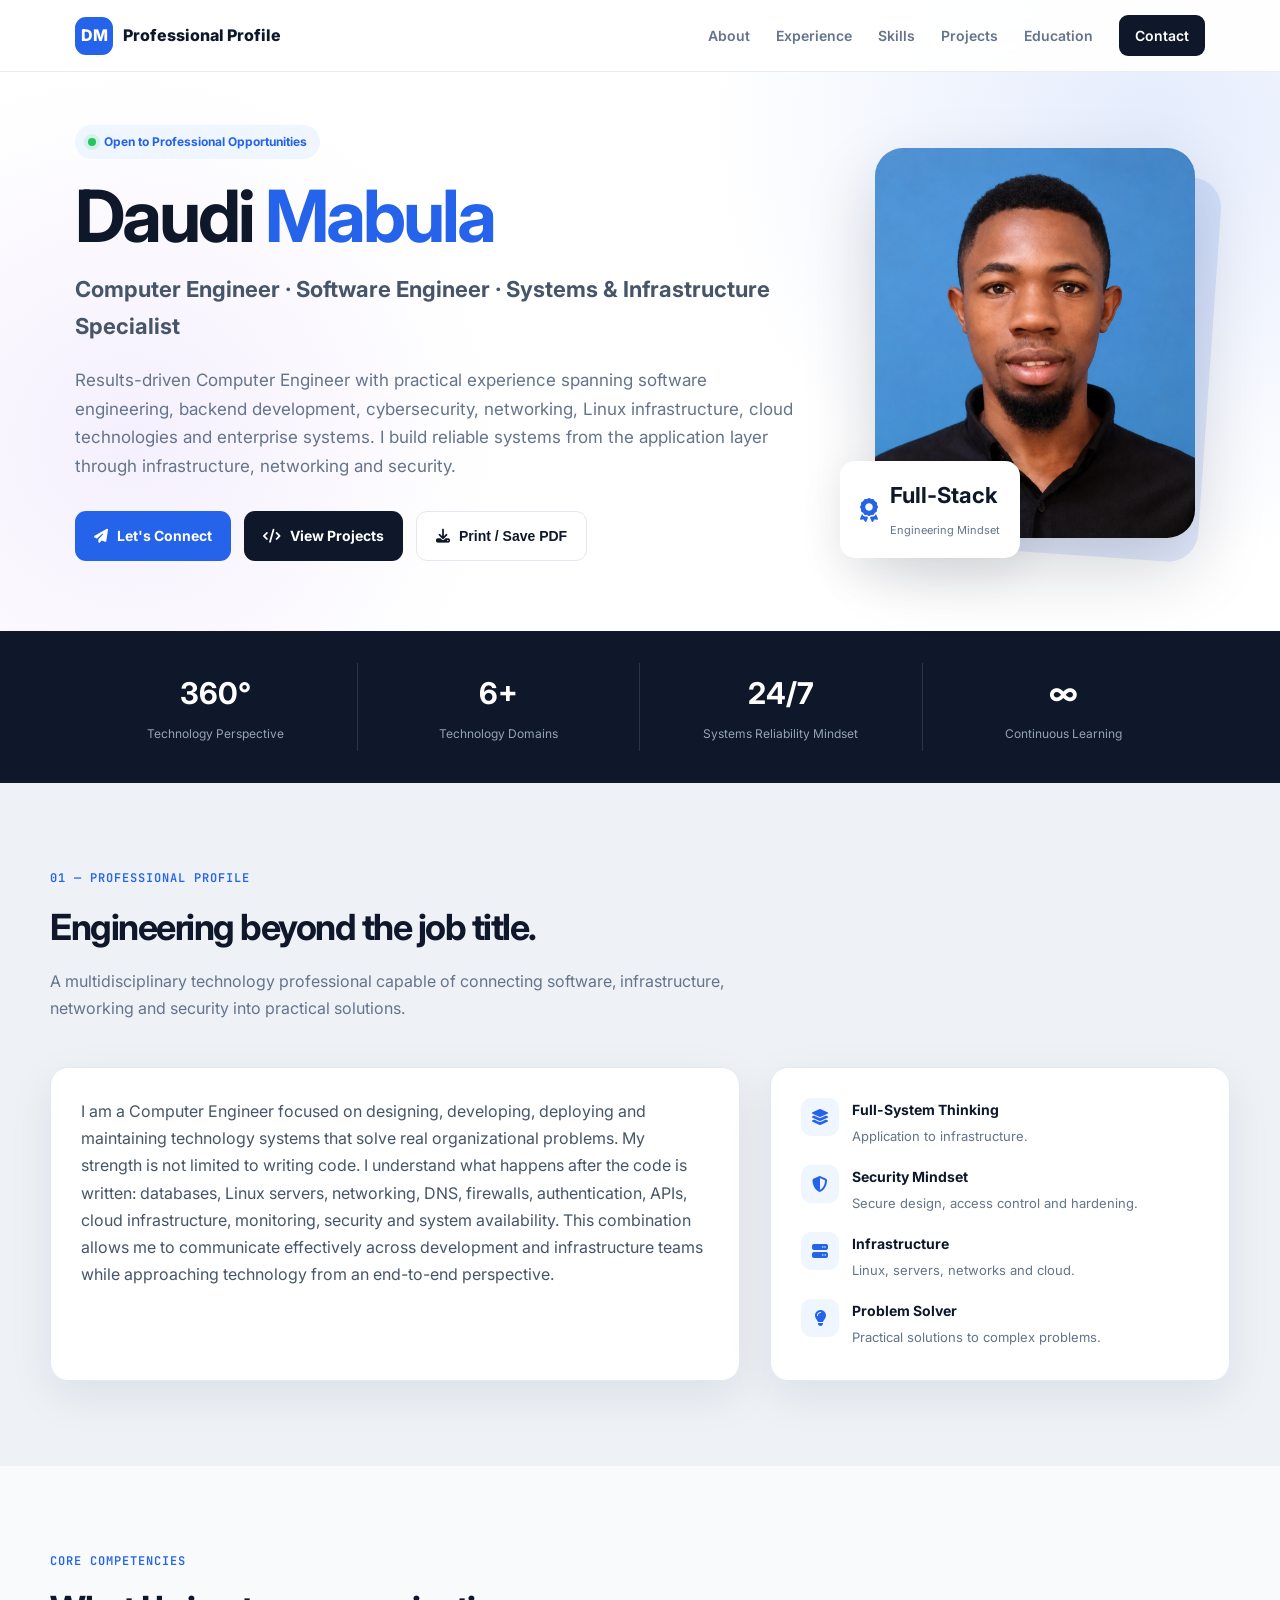
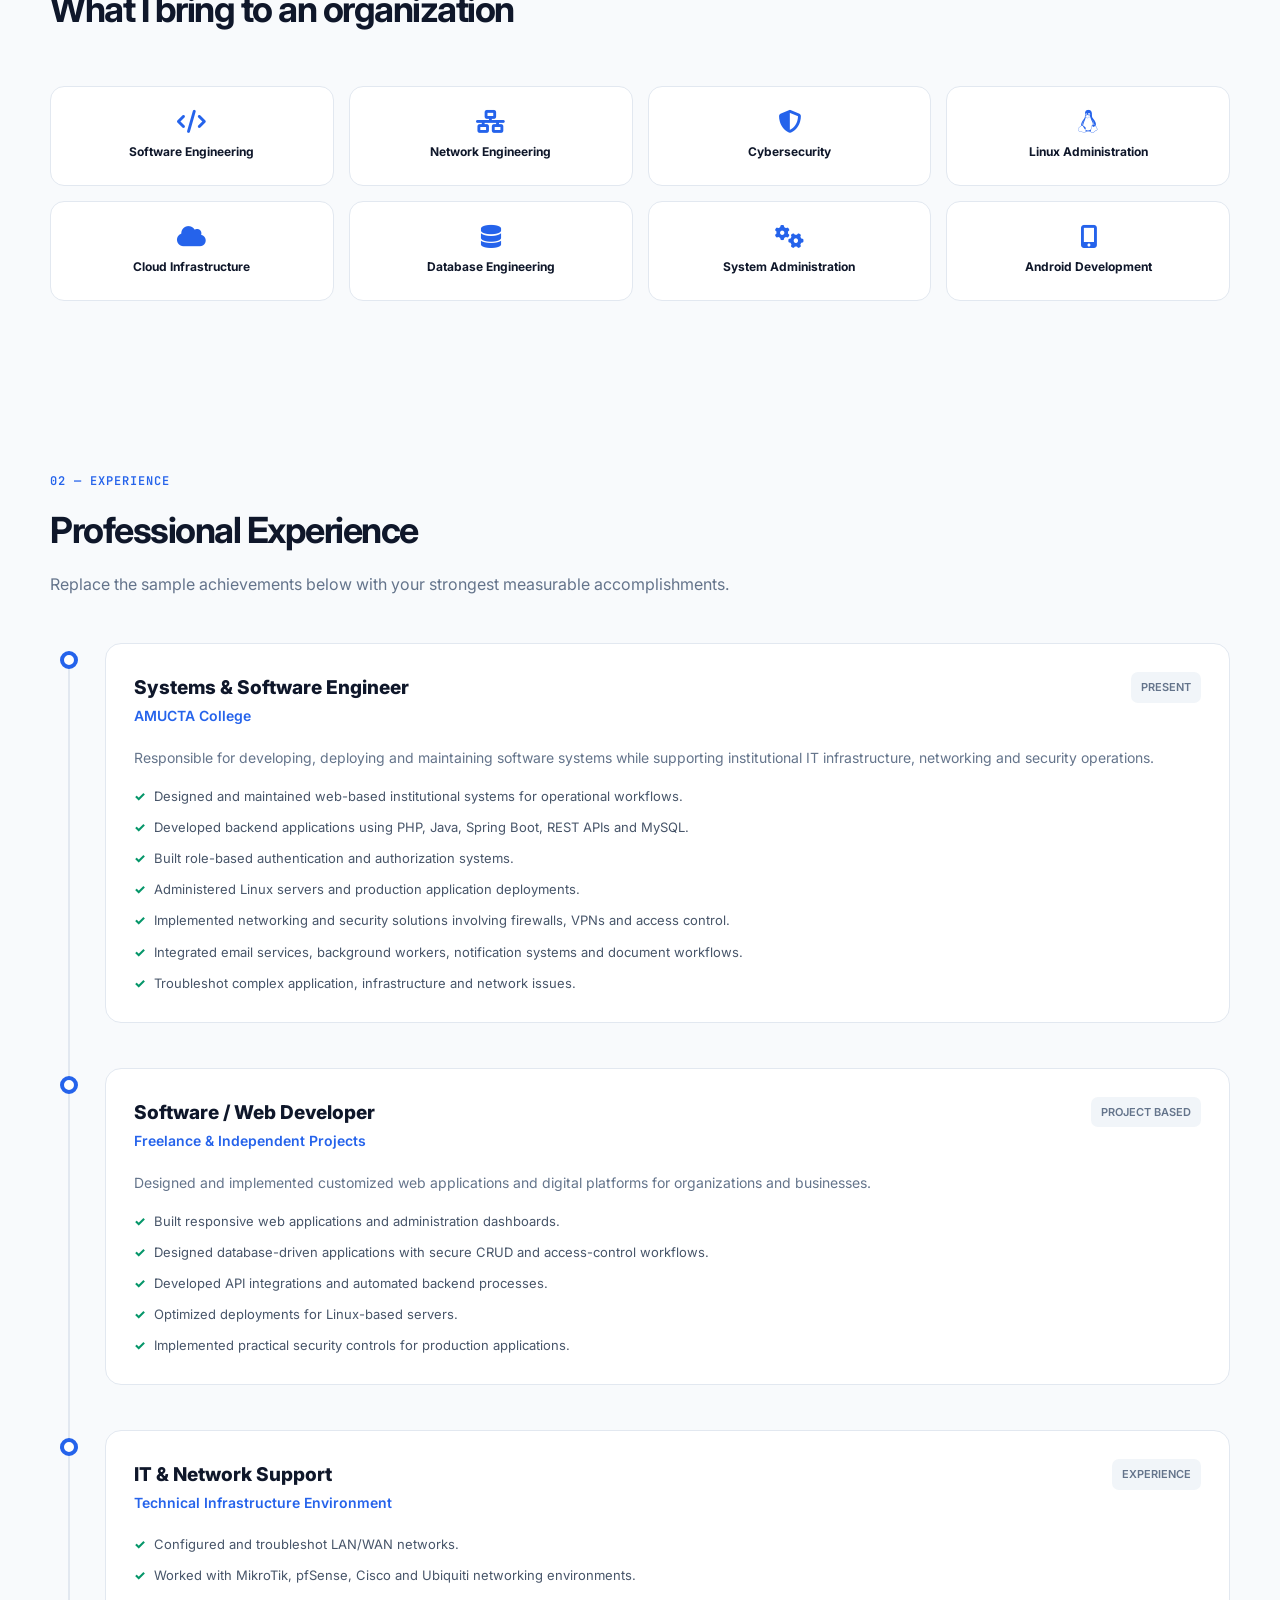
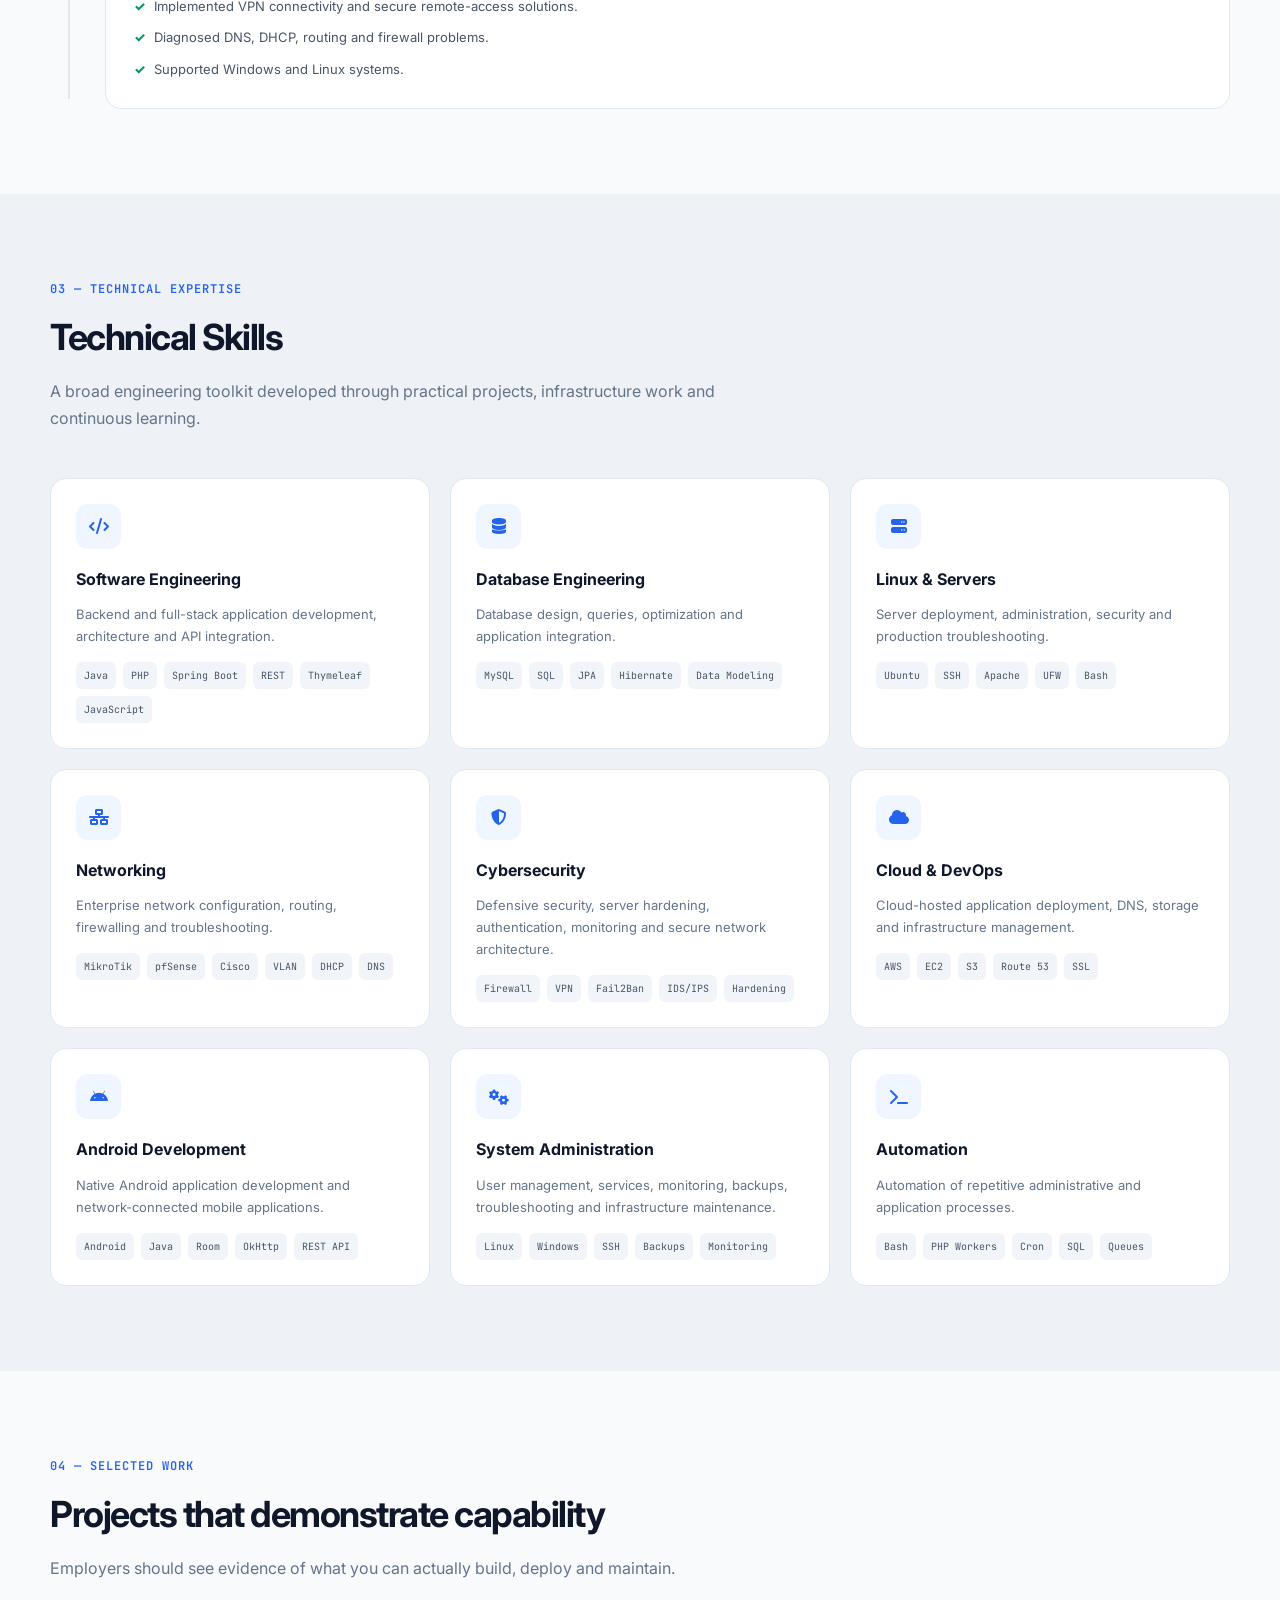
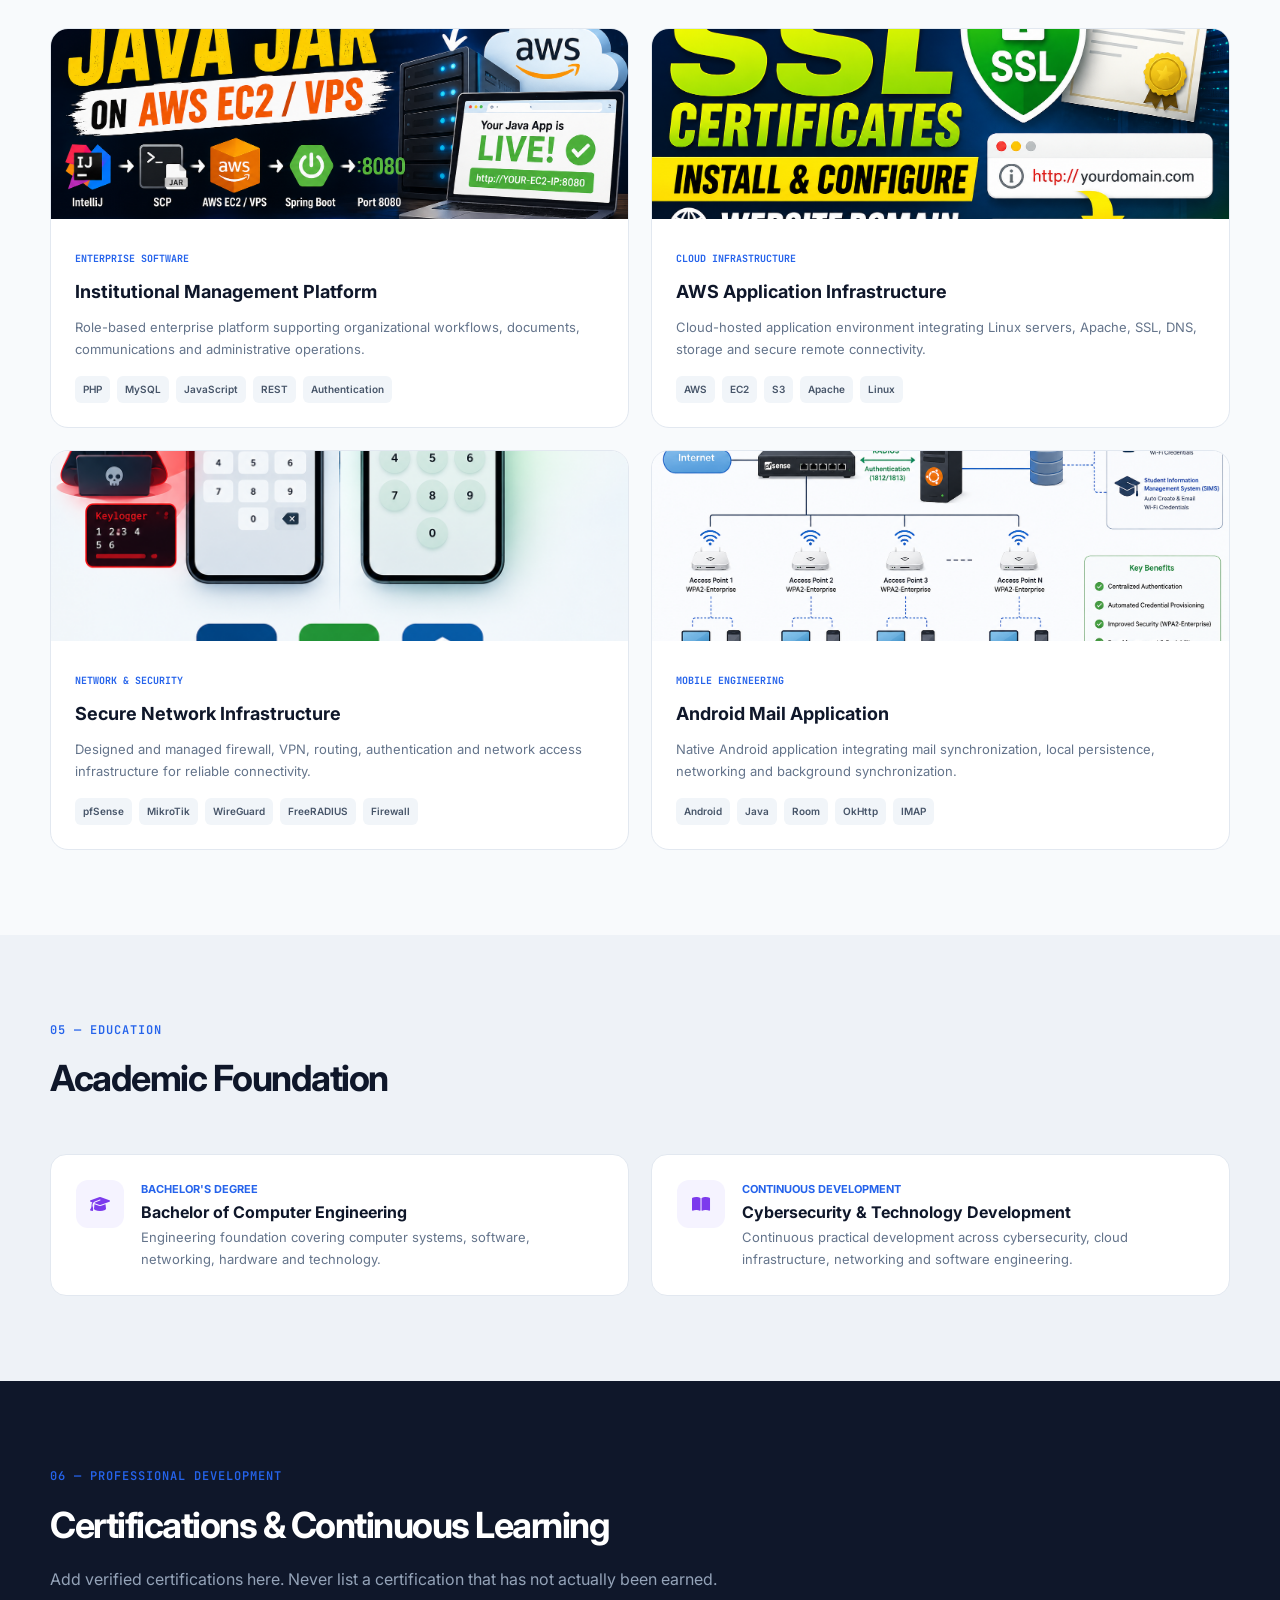
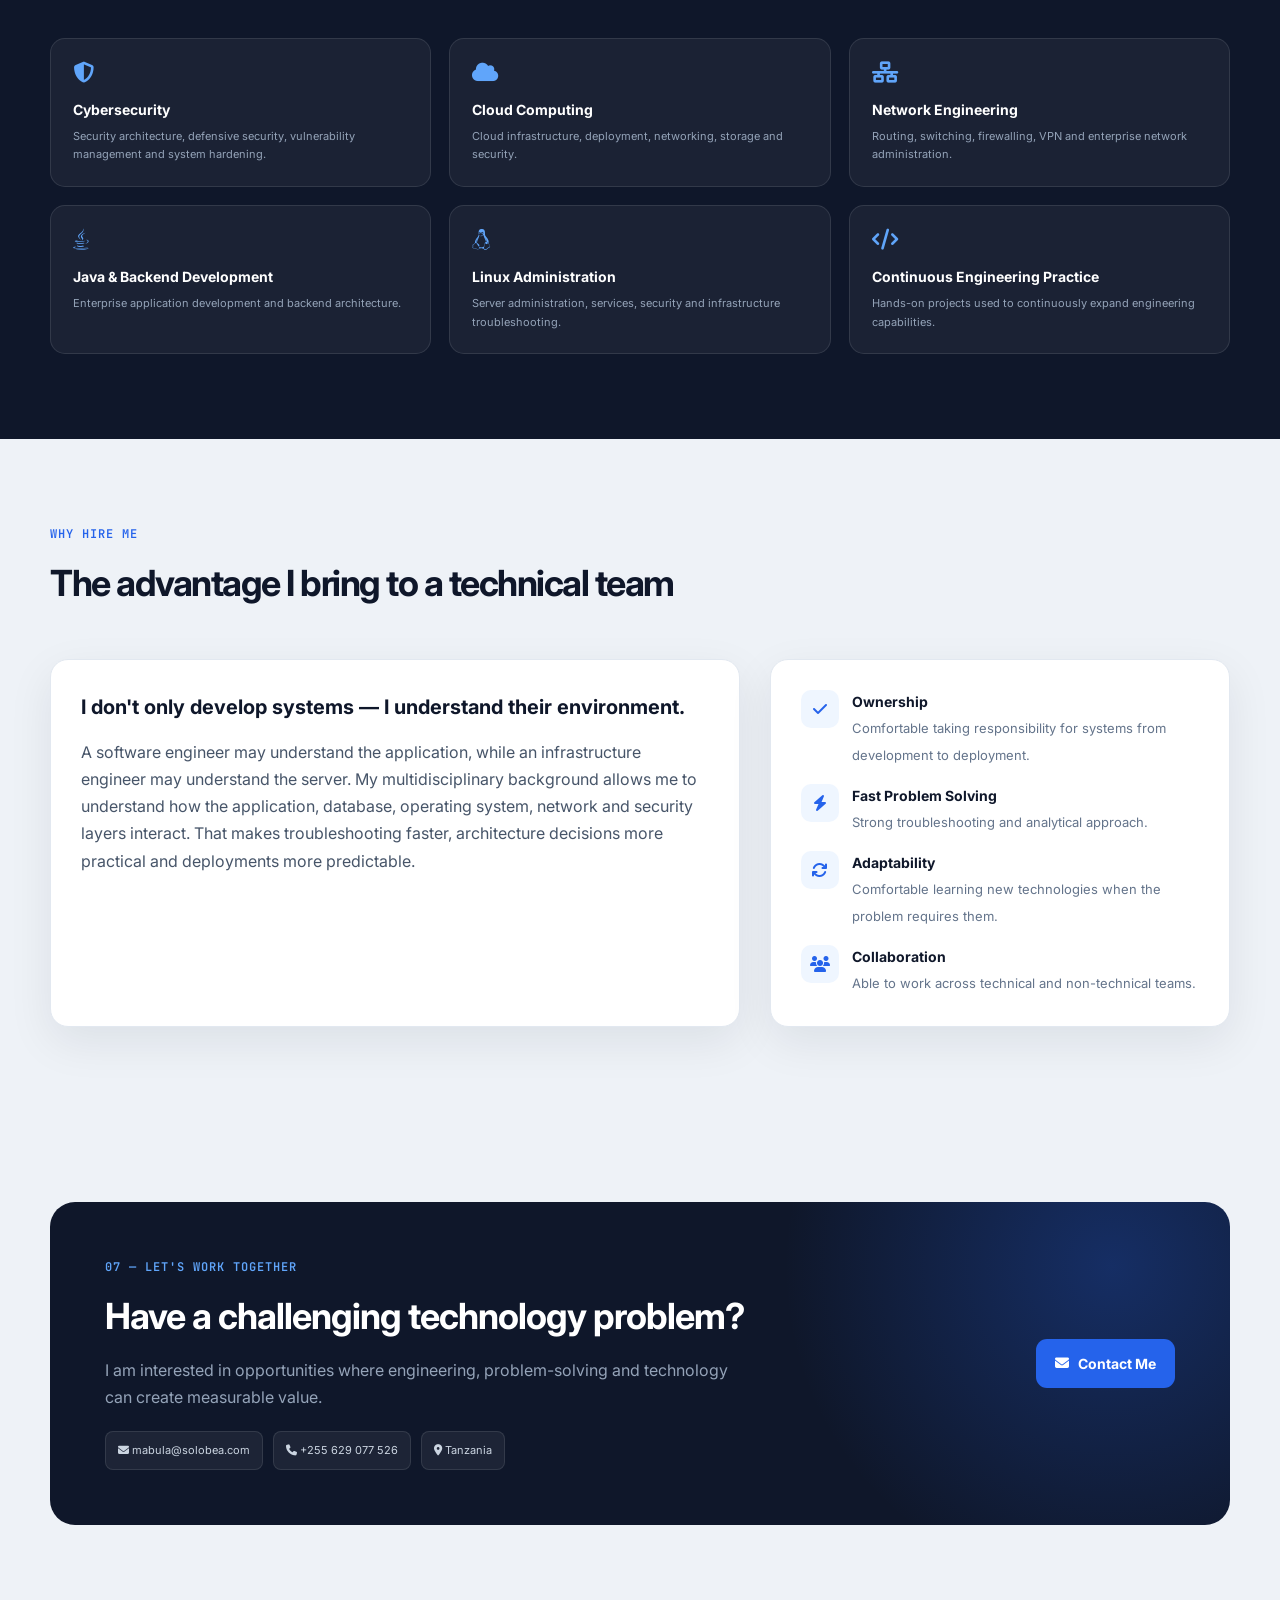
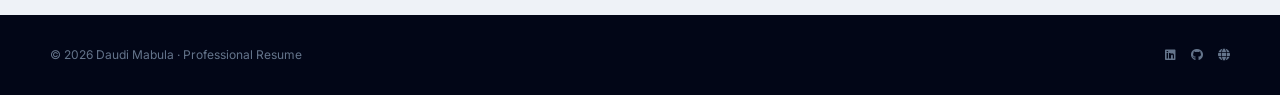
<file: index.html>
<!DOCTYPE html>
<html lang="en">
<head>
    <meta charset="UTF-8">
    <meta name="viewport" content="width=device-width, initial-scale=1.0">

    <title>Professional Resume | Software & Infrastructure Engineer</title>

    <meta name="description"
          content="Professional resume of a Computer Engineer specializing in software engineering, cybersecurity, networking, cloud infrastructure and systems administration.">

    <link rel="preconnect" href="https://fonts.googleapis.com">
    <link rel="preconnect" href="https://fonts.gstatic.com" crossorigin>

    <link href="https://fonts.googleapis.com/css2?family=Inter:wght@400;500;600;700;800&family=JetBrains+Mono:wght@400;500;600&display=swap"
          rel="stylesheet">

    <link rel="stylesheet"
          href="https://cdnjs.cloudflare.com/ajax/libs/font-awesome/6.5.2/css/all.min.css">

    <style>

        :root {
            --primary: #2563eb;
            --primary-dark: #1d4ed8;
            --secondary: #0f172a;
            --text: #334155;
            --muted: #64748b;
            --light: #f8fafc;
            --border: #e2e8f0;
            --white: #ffffff;
            --success: #059669;
            --accent: #7c3aed;

            --container: 1180px;
            --radius: 18px;
            --shadow: 0 15px 45px rgba(15, 23, 42, .08);
        }

        * {
            box-sizing: border-box;
            margin: 0;
            padding: 0;
        }

        html {
            scroll-behavior: smooth;
        }

        body {
            font-family: "Inter", sans-serif;
            background: #eef2f7;
            color: var(--text);
            line-height: 1.7;
        }

        a {
            text-decoration: none;
            color: inherit;
        }

        img {
            max-width: 100%;
            display: block;
        }

        /* =========================================
           NAVIGATION
        ========================================= */

        .navbar {
            position: fixed;
            top: 0;
            left: 0;
            right: 0;
            height: 72px;
            background: rgba(255,255,255,.92);
            backdrop-filter: blur(15px);
            border-bottom: 1px solid rgba(226,232,240,.8);
            z-index: 999;
        }

        .nav-container {
            max-width: var(--container);
            height: 100%;
            margin: auto;
            padding: 0 25px;
            display: flex;
            align-items: center;
            justify-content: space-between;
        }

        .brand {
            display: flex;
            align-items: center;
            gap: 10px;
            font-weight: 800;
            color: var(--secondary);
        }

        .brand-mark {
            width: 38px;
            height: 38px;
            border-radius: 11px;
            display: grid;
            place-items: center;
            background: var(--primary);
            color: white;
            font-weight: 800;
        }

        .nav-links {
            display: flex;
            gap: 26px;
            align-items: center;
        }

        .nav-links a {
            font-size: 14px;
            font-weight: 600;
            color: var(--muted);
            transition: .25s;
        }

        .nav-links a:hover {
            color: var(--primary);
        }

        .nav-button {
            background: var(--secondary);
            color: white !important;
            padding: 9px 16px;
            border-radius: 9px;
        }

        .mobile-menu {
            display: none;
            font-size: 22px;
            cursor: pointer;
        }

        /* =========================================
           HERO
        ========================================= */

        .hero {
            padding-top: 125px;
            padding-bottom: 70px;
            background:
                    radial-gradient(circle at 90% 20%, rgba(37,99,235,.12), transparent 35%),
                    radial-gradient(circle at 10% 70%, rgba(124,58,237,.08), transparent 30%),
                    #ffffff;
        }

        .hero-container {
            max-width: var(--container);
            margin: auto;
            padding: 0 25px;
            display: grid;
            grid-template-columns: 1.5fr .7fr;
            gap: 60px;
            align-items: center;
        }

        .eyebrow {
            display: inline-flex;
            align-items: center;
            gap: 8px;
            background: #eff6ff;
            color: var(--primary);
            padding: 7px 13px;
            border-radius: 50px;
            font-size: 12px;
            font-weight: 700;
            margin-bottom: 20px;
        }

        .status-dot {
            width: 8px;
            height: 8px;
            background: #22c55e;
            border-radius: 50%;
            box-shadow: 0 0 0 4px rgba(34,197,94,.12);
        }

        .hero h1 {
            font-size: clamp(42px, 6vw, 72px);
            line-height: 1.02;
            letter-spacing: -3px;
            color: var(--secondary);
            margin-bottom: 18px;
        }

        .hero h1 span {
            color: var(--primary);
        }

        .hero-role {
            font-size: 22px;
            font-weight: 700;
            color: #475569;
            margin-bottom: 20px;
        }

        .hero-description {
            max-width: 720px;
            font-size: 17px;
            color: var(--muted);
            margin-bottom: 30px;
        }

        .hero-actions {
            display: flex;
            gap: 13px;
            flex-wrap: wrap;
        }

        .btn {
            display: inline-flex;
            align-items: center;
            justify-content: center;
            gap: 9px;
            padding: 13px 19px;
            border-radius: 11px;
            font-size: 14px;
            font-weight: 700;
            transition: .25s;
            cursor: pointer;
            border: none;
        }

        .btn-primary {
            background: var(--primary);
            color: white;
        }

        .btn-primary:hover {
            background: var(--primary-dark);
            transform: translateY(-2px);
        }

        .btn-dark {
            background: var(--secondary);
            color: white;
        }

        .btn-outline {
            background: white;
            border: 1px solid var(--border);
            color: var(--secondary);
        }

        .btn:hover {
            transform: translateY(-2px);
        }

        /* =========================================
           PROFILE PHOTO
        ========================================= */

        .hero-photo {
            position: relative;
            display: flex;
            justify-content: center;
        }

        .photo-wrapper {
            width: 320px;
            height: 390px;
            position: relative;
        }

        .photo-wrapper::before {
            content: "";
            position: absolute;
            inset: 20px -15px -15px 15px;
            border-radius: 30px;
            background: var(--primary);
            opacity: .12;
            transform: rotate(4deg);
        }

        .profile-photo {
            position: relative;
            width: 100%;
            height: 100%;
            object-fit: cover;
            border-radius: 28px;
            box-shadow: 0 30px 70px rgba(15,23,42,.18);
            background: #e2e8f0;
        }

        .experience-badge {
            position: absolute;
            bottom: -20px;
            left: -35px;
            background: white;
            padding: 16px 20px;
            border-radius: 15px;
            box-shadow: var(--shadow);
            display: flex;
            gap: 12px;
            align-items: center;
        }

        .experience-badge strong {
            display: block;
            font-size: 22px;
            color: var(--secondary);
        }

        .experience-badge span {
            font-size: 11px;
            color: var(--muted);
        }

        /* =========================================
           STATS
        ========================================= */

        .stats {
            background: var(--secondary);
            color: white;
        }

        .stats-container {
            max-width: var(--container);
            margin: auto;
            padding: 32px 25px;
            display: grid;
            grid-template-columns: repeat(4,1fr);
        }

        .stat {
            text-align: center;
            padding: 5px 20px;
            border-right: 1px solid rgba(255,255,255,.12);
        }

        .stat:last-child {
            border-right: none;
        }

        .stat strong {
            font-size: 30px;
            display: block;
        }

        .stat span {
            color: #94a3b8;
            font-size: 12px;
        }

        /* =========================================
           GENERAL
        ========================================= */

        .section {
            padding: 85px 25px;
        }

        .container {
            max-width: var(--container);
            margin: auto;
        }

        .section-header {
            margin-bottom: 45px;
        }

        .section-label {
            font-family: "JetBrains Mono", monospace;
            font-size: 12px;
            color: var(--primary);
            font-weight: 600;
            text-transform: uppercase;
            letter-spacing: 1px;
            margin-bottom: 8px;
        }

        .section-title {
            font-size: 36px;
            color: var(--secondary);
            letter-spacing: -1.5px;
            margin-bottom: 10px;
        }

        .section-subtitle {
            color: var(--muted);
            max-width: 700px;
        }

        /* =========================================
           SUMMARY
        ========================================= */

        .summary-grid {
            display: grid;
            grid-template-columns: 1.5fr 1fr;
            gap: 30px;
        }

        .card {
            background: white;
            border: 1px solid var(--border);
            border-radius: var(--radius);
            padding: 30px;
            box-shadow: var(--shadow);
        }

        .summary-text {
            font-size: 16px;
            color: #475569;
        }

        .highlight-list {
            display: grid;
            gap: 16px;
        }

        .highlight {
            display: flex;
            gap: 13px;
            align-items: flex-start;
        }

        .highlight-icon {
            min-width: 38px;
            height: 38px;
            border-radius: 10px;
            background: #eff6ff;
            color: var(--primary);
            display: grid;
            place-items: center;
        }

        .highlight strong {
            display: block;
            color: var(--secondary);
            font-size: 14px;
        }

        .highlight span {
            font-size: 13px;
            color: var(--muted);
        }

        /* =========================================
           EXPERIENCE
        ========================================= */

        .experience {
            background: #f8fafc;
        }

        .timeline {
            position: relative;
            margin-left: 10px;
        }

        .timeline::before {
            content: "";
            position: absolute;
            left: 8px;
            top: 10px;
            bottom: 10px;
            width: 2px;
            background: var(--border);
        }

        .job {
            position: relative;
            padding-left: 45px;
            margin-bottom: 45px;
        }

        .job:last-child {
            margin-bottom: 0;
        }

        .job-dot {
            position: absolute;
            left: 0;
            top: 8px;
            width: 18px;
            height: 18px;
            background: white;
            border: 4px solid var(--primary);
            border-radius: 50%;
            z-index: 2;
        }

        .job-card {
            background: white;
            padding: 28px;
            border: 1px solid var(--border);
            border-radius: 16px;
            transition: .3s;
        }

        .job-card:hover {
            transform: translateY(-3px);
            box-shadow: var(--shadow);
        }

        .job-top {
            display: flex;
            justify-content: space-between;
            gap: 20px;
            margin-bottom: 18px;
        }

        .job-title {
            color: var(--secondary);
            font-size: 19px;
            font-weight: 800;
        }

        .company {
            color: var(--primary);
            font-weight: 600;
            font-size: 14px;
        }

        .job-date {
            white-space: nowrap;
            background: #f1f5f9;
            color: var(--muted);
            padding: 6px 10px;
            height: fit-content;
            border-radius: 7px;
            font-size: 11px;
            font-weight: 600;
        }

        .job-description {
            color: var(--muted);
            font-size: 14px;
            margin-bottom: 15px;
        }

        .achievement-list {
            list-style: none;
            display: grid;
            gap: 9px;
        }

        .achievement-list li {
            position: relative;
            padding-left: 20px;
            font-size: 13px;
            color: #475569;
        }

        .achievement-list li::before {
            content: "✓";
            position: absolute;
            left: 0;
            color: var(--success);
            font-weight: 800;
        }

        /* =========================================
           SKILLS
        ========================================= */

        .skills-grid {
            display: grid;
            grid-template-columns: repeat(3,1fr);
            gap: 20px;
        }

        .skill-card {
            background: white;
            padding: 25px;
            border-radius: 16px;
            border: 1px solid var(--border);
            transition: .3s;
        }

        .skill-card:hover {
            border-color: #bfdbfe;
            transform: translateY(-3px);
        }

        .skill-icon {
            width: 45px;
            height: 45px;
            border-radius: 12px;
            display: grid;
            place-items: center;
            background: #eff6ff;
            color: var(--primary);
            margin-bottom: 17px;
        }

        .skill-card h3 {
            color: var(--secondary);
            font-size: 16px;
            margin-bottom: 10px;
        }

        .skill-card p {
            color: var(--muted);
            font-size: 13px;
        }

        .skill-tags {
            display: flex;
            flex-wrap: wrap;
            gap: 7px;
            margin-top: 15px;
        }

        .tag {
            background: #f1f5f9;
            color: #475569;
            padding: 5px 8px;
            border-radius: 6px;
            font-family: "JetBrains Mono", monospace;
            font-size: 10px;
        }

        /* =========================================
           PROJECTS
        ========================================= */

        .projects {
            background: #f8fafc;
        }

        .projects-grid {
            display: grid;
            grid-template-columns: repeat(2,1fr);
            gap: 22px;
        }

        .project {
            background: white;
            border: 1px solid var(--border);
            border-radius: 18px;
            overflow: hidden;
            transition: .3s;
        }

        .project:hover {
            transform: translateY(-5px);
            box-shadow: var(--shadow);
        }

        .project-image {
            height: 190px;
            background: #e2e8f0;
            overflow: hidden;
        }

        .project-image img {
            width: 100%;
            height: 100%;
            object-fit: cover;
            transition: .4s;
        }

        .project:hover .project-image img {
            transform: scale(1.04);
        }

        .project-content {
            padding: 24px;
        }

        .project-type {
            font-size: 10px;
            color: var(--primary);
            font-family: "JetBrains Mono", monospace;
            font-weight: 700;
            text-transform: uppercase;
        }

        .project h3 {
            color: var(--secondary);
            font-size: 18px;
            margin: 7px 0 9px;
        }

        .project p {
            color: var(--muted);
            font-size: 13px;
            margin-bottom: 15px;
        }

        .project-stack {
            display: flex;
            flex-wrap: wrap;
            gap: 7px;
        }

        .project-stack span {
            font-size: 10px;
            font-weight: 600;
            color: #475569;
            background: #f1f5f9;
            padding: 5px 8px;
            border-radius: 6px;
        }

        /* =========================================
           EDUCATION
        ========================================= */

        .education-grid {
            display: grid;
            grid-template-columns: 1fr 1fr;
            gap: 22px;
        }

        .education-card {
            padding: 25px;
            border: 1px solid var(--border);
            background: white;
            border-radius: 16px;
            display: flex;
            gap: 17px;
        }

        .education-icon {
            min-width: 48px;
            height: 48px;
            border-radius: 12px;
            background: #f5f3ff;
            color: var(--accent);
            display: grid;
            place-items: center;
        }

        .education-card h3 {
            color: var(--secondary);
            font-size: 16px;
        }

        .education-card p {
            color: var(--muted);
            font-size: 13px;
        }

        .education-date {
            color: var(--primary);
            font-size: 11px;
            font-weight: 700;
        }

        /* =========================================
           CERTIFICATIONS
        ========================================= */

        .certifications {
            background: var(--secondary);
            color: white;
        }

        .certifications .section-title {
            color: white;
        }

        .certifications .section-subtitle {
            color: #94a3b8;
        }

        .cert-grid {
            display: grid;
            grid-template-columns: repeat(3,1fr);
            gap: 18px;
        }

        .cert {
            background: rgba(255,255,255,.05);
            border: 1px solid rgba(255,255,255,.1);
            border-radius: 15px;
            padding: 22px;
            transition: .3s;
        }

        .cert:hover {
            background: rgba(255,255,255,.08);
            transform: translateY(-3px);
        }

        .cert i {
            color: #60a5fa;
            font-size: 21px;
            margin-bottom: 15px;
        }

        .cert h3 {
            font-size: 14px;
            margin-bottom: 5px;
        }

        .cert p {
            font-size: 11px;
            color: #94a3b8;
        }

        /* =========================================
           CORE COMPETENCIES
        ========================================= */

        .competencies {
            display: grid;
            grid-template-columns: repeat(4,1fr);
            gap: 15px;
        }

        .competency {
            text-align: center;
            padding: 23px 15px;
            border: 1px solid var(--border);
            border-radius: 14px;
            background: white;
        }

        .competency i {
            font-size: 23px;
            color: var(--primary);
            margin-bottom: 9px;
        }

        .competency strong {
            display: block;
            color: var(--secondary);
            font-size: 12px;
        }

        /* =========================================
           CONTACT CTA
        ========================================= */

        .contact-section {
            padding: 90px 25px;
        }

        .contact-card {
            background:
                    radial-gradient(circle at 90% 20%, rgba(37,99,235,.3), transparent 30%),
                    var(--secondary);
            border-radius: 25px;
            padding: 55px;
            color: white;
            display: flex;
            justify-content: space-between;
            gap: 40px;
            align-items: center;
            overflow: hidden;
        }

        .contact-card h2 {
            font-size: 36px;
            letter-spacing: -1px;
            margin-bottom: 10px;
        }

        .contact-card p {
            color: #94a3b8;
            max-width: 650px;
        }

        .contact-details {
            display: flex;
            flex-wrap: wrap;
            gap: 10px;
            margin-top: 20px;
        }

        .contact-item {
            background: rgba(255,255,255,.06);
            border: 1px solid rgba(255,255,255,.1);
            padding: 9px 12px;
            border-radius: 8px;
            font-size: 11px;
            color: #cbd5e1;
        }

        /* =========================================
           FOOTER
        ========================================= */

        footer {
            background: #020617;
            color: #64748b;
            padding: 30px 25px;
        }

        .footer-container {
            max-width: var(--container);
            margin: auto;
            display: flex;
            justify-content: space-between;
            gap: 20px;
            font-size: 12px;
        }

        .footer-social {
            display: flex;
            gap: 15px;
        }

        .footer-social a:hover {
            color: white;
        }

        /* =========================================
           SCROLL TOP
        ========================================= */

        .scroll-top {
            position: fixed;
            right: 20px;
            bottom: 20px;
            width: 42px;
            height: 42px;
            border-radius: 50%;
            border: none;
            background: var(--primary);
            color: white;
            cursor: pointer;
            display: none;
            z-index: 100;
            box-shadow: 0 10px 25px rgba(37,99,235,.3);
        }

        .scroll-top.show {
            display: grid;
            place-items: center;
        }

        /* =========================================
           RESPONSIVE
        ========================================= */

        @media(max-width: 900px) {

            .hero-container {
                grid-template-columns: 1fr;
                text-align: center;
            }

            .hero-description {
                margin-left: auto;
                margin-right: auto;
            }

            .hero-actions {
                justify-content: center;
            }

            .hero-photo {
                order: -1;
            }

            .photo-wrapper {
                width: 250px;
                height: 310px;
            }

            .summary-grid,
            .education-grid {
                grid-template-columns: 1fr;
            }

            .skills-grid {
                grid-template-columns: repeat(2,1fr);
            }

            .competencies {
                grid-template-columns: repeat(2,1fr);
            }

            .cert-grid {
                grid-template-columns: repeat(2,1fr);
            }

            .contact-card {
                flex-direction: column;
                align-items: flex-start;
            }

        }

        @media(max-width: 650px) {

            .nav-links {
                display: none;
                position: absolute;
                top: 72px;
                left: 0;
                right: 0;
                padding: 20px;
                background: white;
                border-bottom: 1px solid var(--border);
                flex-direction: column;
                align-items: flex-start;
            }

            .nav-links.active {
                display: flex;
            }

            .mobile-menu {
                display: block;
            }

            .hero h1 {
                font-size: 43px;
                letter-spacing: -2px;
            }

            .stats-container {
                grid-template-columns: repeat(2,1fr);
                gap: 20px;
            }

            .stat {
                border-right: none;
            }

            .skills-grid,
            .projects-grid,
            .cert-grid {
                grid-template-columns: 1fr;
            }

            .job-top {
                flex-direction: column;
            }

            .contact-card {
                padding: 32px 25px;
            }

            .contact-card h2 {
                font-size: 29px;
            }

            .footer-container {
                flex-direction: column;
            }

        }

        /* =========================================
           PRINT
        ========================================= */

        @media print {

            .navbar,
            .hero-actions,
            .scroll-top,
            .mobile-menu {
                display: none !important;
            }

            body {
                background: white;
            }

            .hero {
                padding-top: 30px;
            }

            .section {
                padding: 35px 0;
            }

            .card,
            .job-card,
            .skill-card,
            .project,
            .education-card,
            .cert,
            .competency {
                box-shadow: none;
                break-inside: avoid;
            }

            .contact-section {
                padding: 30px 0;
            }

        }

    </style>
</head>

<body>

<!-- =====================================================
     NAVIGATION
===================================================== -->

<nav class="navbar">

    <div class="nav-container">

        <a href="#home" class="brand">
            <span class="brand-mark">DM</span>
            <span>Professional Profile</span>
        </a>

        <div class="nav-links" id="navLinks">

            <a href="#about">About</a>
            <a href="#experience">Experience</a>
            <a href="#skills">Skills</a>
            <a href="#projects">Projects</a>
            <a href="#education">Education</a>
            <a href="#contact" class="nav-button">Contact</a>

        </div>

        <div class="mobile-menu" id="mobileMenu">
            <i class="fa-solid fa-bars"></i>
        </div>

    </div>

</nav>


<!-- =====================================================
     HERO
===================================================== -->

<header class="hero" id="home">

    <div class="hero-container">

        <div>

            <div class="eyebrow">
                <span class="status-dot"></span>
                Open to Professional Opportunities
            </div>

            <h1>
                Daudi <span>Mabula</span>
            </h1>

            <div class="hero-role">
                Computer Engineer · Software Engineer ·
                Systems & Infrastructure Specialist
            </div>

            <p class="hero-description">

                Results-driven Computer Engineer with practical experience
                spanning software engineering, backend development,
                cybersecurity, networking, Linux infrastructure, cloud
                technologies and enterprise systems.

                I build reliable systems from the application layer
                through infrastructure, networking and security.

            </p>

            <div class="hero-actions">

                <a href="#contact" class="btn btn-primary">
                    <i class="fa-solid fa-paper-plane"></i>
                    Let's Connect
                </a>

                <a href="#projects" class="btn btn-dark">
                    <i class="fa-solid fa-code"></i>
                    View Projects
                </a>

                <button class="btn btn-outline" onclick="window.print()">
                    <i class="fa-solid fa-download"></i>
                    Print / Save PDF
                </button>

            </div>

        </div>


        <div class="hero-photo">

            <div class="photo-wrapper">

                <!-- Replace src -->
                <img
                        class="profile-photo"
                        src="mabula.png"
                        alt="Professional profile photograph">

                <div class="experience-badge">

                    <i class="fa-solid fa-award"
                       style="color:#2563eb;font-size:24px;"></i>

                    <div>
                        <strong>Full-Stack</strong>
                        <span>Engineering Mindset</span>
                    </div>

                </div>

            </div>

        </div>

    </div>

</header>


<!-- =====================================================
     PROFESSIONAL STATS
===================================================== -->

<section class="stats">

    <div class="stats-container">

        <div class="stat">
            <strong>360°</strong>
            <span>Technology Perspective</span>
        </div>

        <div class="stat">
            <strong>6+</strong>
            <span>Technology Domains</span>
        </div>

        <div class="stat">
            <strong>24/7</strong>
            <span>Systems Reliability Mindset</span>
        </div>

        <div class="stat">
            <strong>∞</strong>
            <span>Continuous Learning</span>
        </div>

    </div>

</section>


<!-- =====================================================
     ABOUT
===================================================== -->

<section class="section" id="about">

    <div class="container">

        <div class="section-header">

            <div class="section-label">01 — Professional Profile</div>

            <h2 class="section-title">
                Engineering beyond the job title.
            </h2>

            <p class="section-subtitle">
                A multidisciplinary technology professional capable of
                connecting software, infrastructure, networking and
                security into practical solutions.
            </p>

        </div>


        <div class="summary-grid">

            <div class="card">

                <p class="summary-text">

                    I am a Computer Engineer focused on designing,
                    developing, deploying and maintaining technology
                    systems that solve real organizational problems.

                    My strength is not limited to writing code. I
                    understand what happens after the code is written:
                    databases, Linux servers, networking, DNS, firewalls,
                    authentication, APIs, cloud infrastructure,
                    monitoring, security and system availability.

                    This combination allows me to communicate effectively
                    across development and infrastructure teams while
                    approaching technology from an end-to-end perspective.

                </p>

            </div>


            <div class="card">

                <div class="highlight-list">

                    <div class="highlight">

                        <div class="highlight-icon">
                            <i class="fa-solid fa-layer-group"></i>
                        </div>

                        <div>
                            <strong>Full-System Thinking</strong>
                            <span>
                                Application to infrastructure.
                            </span>
                        </div>

                    </div>


                    <div class="highlight">

                        <div class="highlight-icon">
                            <i class="fa-solid fa-shield-halved"></i>
                        </div>

                        <div>
                            <strong>Security Mindset</strong>
                            <span>
                                Secure design, access control and hardening.
                            </span>
                        </div>

                    </div>


                    <div class="highlight">

                        <div class="highlight-icon">
                            <i class="fa-solid fa-server"></i>
                        </div>

                        <div>
                            <strong>Infrastructure</strong>
                            <span>
                                Linux, servers, networks and cloud.
                            </span>
                        </div>

                    </div>


                    <div class="highlight">

                        <div class="highlight-icon">
                            <i class="fa-solid fa-lightbulb"></i>
                        </div>

                        <div>
                            <strong>Problem Solver</strong>
                            <span>
                                Practical solutions to complex problems.
                            </span>
                        </div>

                    </div>

                </div>

            </div>

        </div>

    </div>

</section>


<!-- =====================================================
     CORE COMPETENCIES
===================================================== -->

<section class="section" style="background:#f8fafc;">

    <div class="container">

        <div class="section-header">

            <div class="section-label">Core Competencies</div>

            <h2 class="section-title">
                What I bring to an organization
            </h2>

        </div>


        <div class="competencies">

            <div class="competency">
                <i class="fa-solid fa-code"></i>
                <strong>Software Engineering</strong>
            </div>

            <div class="competency">
                <i class="fa-solid fa-network-wired"></i>
                <strong>Network Engineering</strong>
            </div>

            <div class="competency">
                <i class="fa-solid fa-shield-halved"></i>
                <strong>Cybersecurity</strong>
            </div>

            <div class="competency">
                <i class="fa-brands fa-linux"></i>
                <strong>Linux Administration</strong>
            </div>

            <div class="competency">
                <i class="fa-solid fa-cloud"></i>
                <strong>Cloud Infrastructure</strong>
            </div>

            <div class="competency">
                <i class="fa-solid fa-database"></i>
                <strong>Database Engineering</strong>
            </div>

            <div class="competency">
                <i class="fa-solid fa-gears"></i>
                <strong>System Administration</strong>
            </div>

            <div class="competency">
                <i class="fa-solid fa-mobile-screen-button"></i>
                <strong>Android Development</strong>
            </div>

        </div>

    </div>

</section>


<!-- =====================================================
     EXPERIENCE
===================================================== -->

<section class="section experience" id="experience">

    <div class="container">

        <div class="section-header">

            <div class="section-label">02 — Experience</div>

            <h2 class="section-title">
                Professional Experience
            </h2>

            <p class="section-subtitle">
                Replace the sample achievements below with your
                strongest measurable accomplishments.
            </p>

        </div>


        <div class="timeline">


            <!-- JOB 1 -->

            <article class="job">

                <span class="job-dot"></span>

                <div class="job-card">

                    <div class="job-top">

                        <div>

                            <div class="job-title">
                                Systems & Software Engineer
                            </div>

                            <div class="company">
                                AMUCTA College
                            </div>

                        </div>

                        <div class="job-date">
                            PRESENT
                        </div>

                    </div>


                    <p class="job-description">

                        Responsible for developing, deploying and
                        maintaining software systems while supporting
                        institutional IT infrastructure, networking and
                        security operations.

                    </p>


                    <ul class="achievement-list">

                        <li>
                            Designed and maintained web-based institutional
                            systems for operational workflows.
                        </li>

                        <li>
                            Developed backend applications using PHP,
                            Java, Spring Boot, REST APIs and MySQL.
                        </li>

                        <li>
                            Built role-based authentication and
                            authorization systems.
                        </li>

                        <li>
                            Administered Linux servers and production
                            application deployments.
                        </li>

                        <li>
                            Implemented networking and security solutions
                            involving firewalls, VPNs and access control.
                        </li>

                        <li>
                            Integrated email services, background workers,
                            notification systems and document workflows.
                        </li>

                        <li>
                            Troubleshot complex application,
                            infrastructure and network issues.
                        </li>

                    </ul>

                </div>

            </article>


            <!-- JOB 2 -->

            <article class="job">

                <span class="job-dot"></span>

                <div class="job-card">

                    <div class="job-top">

                        <div>

                            <div class="job-title">
                                Software / Web Developer
                            </div>

                            <div class="company">
                                Freelance & Independent Projects
                            </div>

                        </div>

                        <div class="job-date">
                            PROJECT BASED
                        </div>

                    </div>


                    <p class="job-description">

                        Designed and implemented customized web applications
                        and digital platforms for organizations and
                        businesses.

                    </p>


                    <ul class="achievement-list">

                        <li>
                            Built responsive web applications and
                            administration dashboards.
                        </li>

                        <li>
                            Designed database-driven applications with
                            secure CRUD and access-control workflows.
                        </li>

                        <li>
                            Developed API integrations and automated
                            backend processes.
                        </li>

                        <li>
                            Optimized deployments for Linux-based servers.
                        </li>

                        <li>
                            Implemented practical security controls for
                            production applications.
                        </li>

                    </ul>

                </div>

            </article>


            <!-- JOB 3 -->

            <article class="job">

                <span class="job-dot"></span>

                <div class="job-card">

                    <div class="job-top">

                        <div>

                            <div class="job-title">
                                IT & Network Support
                            </div>

                            <div class="company">
                                Technical Infrastructure Environment
                            </div>

                        </div>

                        <div class="job-date">
                            EXPERIENCE
                        </div>

                    </div>


                    <ul class="achievement-list">

                        <li>
                            Configured and troubleshot LAN/WAN networks.
                        </li>

                        <li>
                            Worked with MikroTik, pfSense, Cisco and
                            Ubiquiti networking environments.
                        </li>

                        <li>
                            Implemented VPN connectivity and secure
                            remote-access solutions.
                        </li>

                        <li>
                            Diagnosed DNS, DHCP, routing and firewall
                            problems.
                        </li>

                        <li>
                            Supported Windows and Linux systems.
                        </li>

                    </ul>

                </div>

            </article>

        </div>

    </div>

</section>


<!-- =====================================================
     TECHNICAL SKILLS
===================================================== -->

<section class="section" id="skills">

    <div class="container">

        <div class="section-header">

            <div class="section-label">03 — Technical Expertise</div>

            <h2 class="section-title">
                Technical Skills
            </h2>

            <p class="section-subtitle">
                A broad engineering toolkit developed through practical
                projects, infrastructure work and continuous learning.
            </p>

        </div>


        <div class="skills-grid">


            <div class="skill-card">

                <div class="skill-icon">
                    <i class="fa-solid fa-code"></i>
                </div>

                <h3>Software Engineering</h3>

                <p>
                    Backend and full-stack application development,
                    architecture and API integration.
                </p>

                <div class="skill-tags">
                    <span class="tag">Java</span>
                    <span class="tag">PHP</span>
                    <span class="tag">Spring Boot</span>
                    <span class="tag">REST</span>
                    <span class="tag">Thymeleaf</span>
                    <span class="tag">JavaScript</span>
                </div>

            </div>


            <div class="skill-card">

                <div class="skill-icon">
                    <i class="fa-solid fa-database"></i>
                </div>

                <h3>Database Engineering</h3>

                <p>
                    Database design, queries, optimization and
                    application integration.
                </p>

                <div class="skill-tags">
                    <span class="tag">MySQL</span>
                    <span class="tag">SQL</span>
                    <span class="tag">JPA</span>
                    <span class="tag">Hibernate</span>
                    <span class="tag">Data Modeling</span>
                </div>

            </div>


            <div class="skill-card">

                <div class="skill-icon">
                    <i class="fa-solid fa-server"></i>
                </div>

                <h3>Linux & Servers</h3>

                <p>
                    Server deployment, administration, security and
                    production troubleshooting.
                </p>

                <div class="skill-tags">
                    <span class="tag">Ubuntu</span>
                    <span class="tag">SSH</span>
                    <span class="tag">Apache</span>
                    <span class="tag">UFW</span>
                    <span class="tag">Bash</span>
                </div>

            </div>


            <div class="skill-card">

                <div class="skill-icon">
                    <i class="fa-solid fa-network-wired"></i>
                </div>

                <h3>Networking</h3>

                <p>
                    Enterprise network configuration, routing,
                    firewalling and troubleshooting.
                </p>

                <div class="skill-tags">
                    <span class="tag">MikroTik</span>
                    <span class="tag">pfSense</span>
                    <span class="tag">Cisco</span>
                    <span class="tag">VLAN</span>
                    <span class="tag">DHCP</span>
                    <span class="tag">DNS</span>
                </div>

            </div>


            <div class="skill-card">

                <div class="skill-icon">
                    <i class="fa-solid fa-shield-halved"></i>
                </div>

                <h3>Cybersecurity</h3>

                <p>
                    Defensive security, server hardening, authentication,
                    monitoring and secure network architecture.
                </p>

                <div class="skill-tags">
                    <span class="tag">Firewall</span>
                    <span class="tag">VPN</span>
                    <span class="tag">Fail2Ban</span>
                    <span class="tag">IDS/IPS</span>
                    <span class="tag">Hardening</span>
                </div>

            </div>


            <div class="skill-card">

                <div class="skill-icon">
                    <i class="fa-solid fa-cloud"></i>
                </div>

                <h3>Cloud & DevOps</h3>

                <p>
                    Cloud-hosted application deployment, DNS,
                    storage and infrastructure management.
                </p>

                <div class="skill-tags">
                    <span class="tag">AWS</span>
                    <span class="tag">EC2</span>
                    <span class="tag">S3</span>
                    <span class="tag">Route 53</span>
                    <span class="tag">SSL</span>
                </div>

            </div>


            <div class="skill-card">

                <div class="skill-icon">
                    <i class="fa-brands fa-android"></i>
                </div>

                <h3>Android Development</h3>

                <p>
                    Native Android application development and
                    network-connected mobile applications.
                </p>

                <div class="skill-tags">
                    <span class="tag">Android</span>
                    <span class="tag">Java</span>
                    <span class="tag">Room</span>
                    <span class="tag">OkHttp</span>
                    <span class="tag">REST API</span>
                </div>

            </div>


            <div class="skill-card">

                <div class="skill-icon">
                    <i class="fa-solid fa-gears"></i>
                </div>

                <h3>System Administration</h3>

                <p>
                    User management, services, monitoring, backups,
                    troubleshooting and infrastructure maintenance.
                </p>

                <div class="skill-tags">
                    <span class="tag">Linux</span>
                    <span class="tag">Windows</span>
                    <span class="tag">SSH</span>
                    <span class="tag">Backups</span>
                    <span class="tag">Monitoring</span>
                </div>

            </div>


            <div class="skill-card">

                <div class="skill-icon">
                    <i class="fa-solid fa-terminal"></i>
                </div>

                <h3>Automation</h3>

                <p>
                    Automation of repetitive administrative and
                    application processes.
                </p>

                <div class="skill-tags">
                    <span class="tag">Bash</span>
                    <span class="tag">PHP Workers</span>
                    <span class="tag">Cron</span>
                    <span class="tag">SQL</span>
                    <span class="tag">Queues</span>
                </div>

            </div>

        </div>

    </div>

</section>


<!-- =====================================================
     PROJECTS
===================================================== -->

<section class="section projects" id="projects">

    <div class="container">

        <div class="section-header">

            <div class="section-label">04 — Selected Work</div>

            <h2 class="section-title">
                Projects that demonstrate capability
            </h2>

            <p class="section-subtitle">
                Employers should see evidence of what you can actually
                build, deploy and maintain.
            </p>

        </div>


        <div class="projects-grid">


            <article class="project">

                <div class="project-image">

                    <img
                            src="project1.png"
                            alt="Enterprise management system">

                </div>

                <div class="project-content">

                    <span class="project-type">
                        Enterprise Software
                    </span>

                    <h3>
                        Institutional Management Platform
                    </h3>

                    <p>
                        Role-based enterprise platform supporting
                        organizational workflows, documents,
                        communications and administrative operations.
                    </p>

                    <div class="project-stack">
                        <span>PHP</span>
                        <span>MySQL</span>
                        <span>JavaScript</span>
                        <span>REST</span>
                        <span>Authentication</span>
                    </div>

                </div>

            </article>


            <article class="project">

                <div class="project-image">

                    <img
                            src="project2.png"
                            alt="Cloud infrastructure">

                </div>

                <div class="project-content">

                    <span class="project-type">
                        Cloud Infrastructure
                    </span>

                    <h3>
                        AWS Application Infrastructure
                    </h3>

                    <p>
                        Cloud-hosted application environment integrating
                        Linux servers, Apache, SSL, DNS, storage and
                        secure remote connectivity.
                    </p>

                    <div class="project-stack">
                        <span>AWS</span>
                        <span>EC2</span>
                        <span>S3</span>
                        <span>Apache</span>
                        <span>Linux</span>
                    </div>

                </div>

            </article>


            <article class="project">

                <div class="project-image">

                    <img
                            src="project3.png"
                            alt="Network security infrastructure">

                </div>

                <div class="project-content">

                    <span class="project-type">
                        Network & Security
                    </span>

                    <h3>
                        Secure Network Infrastructure
                    </h3>

                    <p>
                        Designed and managed firewall, VPN, routing,
                        authentication and network access infrastructure
                        for reliable connectivity.
                    </p>

                    <div class="project-stack">
                        <span>pfSense</span>
                        <span>MikroTik</span>
                        <span>WireGuard</span>
                        <span>FreeRADIUS</span>
                        <span>Firewall</span>
                    </div>

                </div>

            </article>


            <article class="project">

                <div class="project-image">

                    <img
                            src="project4.png"
                            alt="Android mail application">

                </div>

                <div class="project-content">

                    <span class="project-type">
                        Mobile Engineering
                    </span>

                    <h3>
                        Android Mail Application
                    </h3>

                    <p>
                        Native Android application integrating mail
                        synchronization, local persistence, networking
                        and background synchronization.
                    </p>

                    <div class="project-stack">
                        <span>Android</span>
                        <span>Java</span>
                        <span>Room</span>
                        <span>OkHttp</span>
                        <span>IMAP</span>
                    </div>

                </div>

            </article>

        </div>

    </div>

</section>


<!-- =====================================================
     EDUCATION
===================================================== -->

<section class="section" id="education">

    <div class="container">

        <div class="section-header">

            <div class="section-label">05 — Education</div>

            <h2 class="section-title">
                Academic Foundation
            </h2>

        </div>


        <div class="education-grid">


            <div class="education-card">

                <div class="education-icon">
                    <i class="fa-solid fa-graduation-cap"></i>
                </div>

                <div>

                    <div class="education-date">
                        BACHELOR'S DEGREE
                    </div>

                    <h3>
                        Bachelor of Computer Engineering
                    </h3>

                    <p>
                        Engineering foundation covering computer systems,
                        software, networking, hardware and technology.
                    </p>

                </div>

            </div>


            <div class="education-card">

                <div class="education-icon">
                    <i class="fa-solid fa-book-open"></i>
                </div>

                <div>

                    <div class="education-date">
                        CONTINUOUS DEVELOPMENT
                    </div>

                    <h3>
                        Cybersecurity & Technology Development
                    </h3>

                    <p>
                        Continuous practical development across
                        cybersecurity, cloud infrastructure, networking
                        and software engineering.
                    </p>

                </div>

            </div>


        </div>

    </div>

</section>


<!-- =====================================================
     CERTIFICATIONS / PROFESSIONAL DEVELOPMENT
===================================================== -->

<section class="section certifications">

    <div class="container">

        <div class="section-header">

            <div class="section-label">
                06 — Professional Development
            </div>

            <h2 class="section-title">
                Certifications & Continuous Learning
            </h2>

            <p class="section-subtitle">
                Add verified certifications here. Never list a
                certification that has not actually been earned.
            </p>

        </div>


        <div class="cert-grid">


            <div class="cert">

                <i class="fa-solid fa-shield-halved"></i>

                <h3>
                    Cybersecurity
                </h3>

                <p>
                    Security architecture, defensive security,
                    vulnerability management and system hardening.
                </p>

            </div>


            <div class="cert">

                <i class="fa-solid fa-cloud"></i>

                <h3>
                    Cloud Computing
                </h3>

                <p>
                    Cloud infrastructure, deployment, networking,
                    storage and security.
                </p>

            </div>


            <div class="cert">

                <i class="fa-solid fa-network-wired"></i>

                <h3>
                    Network Engineering
                </h3>

                <p>
                    Routing, switching, firewalling, VPN and
                    enterprise network administration.
                </p>

            </div>


            <div class="cert">

                <i class="fa-brands fa-java"></i>

                <h3>
                    Java & Backend Development
                </h3>

                <p>
                    Enterprise application development and
                    backend architecture.
                </p>

            </div>


            <div class="cert">

                <i class="fa-brands fa-linux"></i>

                <h3>
                    Linux Administration
                </h3>

                <p>
                    Server administration, services, security and
                    infrastructure troubleshooting.
                </p>

            </div>


            <div class="cert">

                <i class="fa-solid fa-code"></i>

                <h3>
                    Continuous Engineering Practice
                </h3>

                <p>
                    Hands-on projects used to continuously expand
                    engineering capabilities.
                </p>

            </div>


        </div>

    </div>

</section>


<!-- =====================================================
     PERSONAL VALUE
===================================================== -->

<section class="section">

    <div class="container">

        <div class="section-header">

            <div class="section-label">
                Why Hire Me
            </div>

            <h2 class="section-title">
                The advantage I bring to a technical team
            </h2>

        </div>


        <div class="summary-grid">


            <div class="card">

                <h3 style="font-size:20px;color:#0f172a;margin-bottom:15px;">
                    I don't only develop systems — I understand their environment.
                </h3>

                <p class="summary-text">

                    A software engineer may understand the application,
                    while an infrastructure engineer may understand the
                    server. My multidisciplinary background allows me to
                    understand how the application, database, operating
                    system, network and security layers interact.

                    That makes troubleshooting faster, architecture
                    decisions more practical and deployments more
                    predictable.

                </p>

            </div>


            <div class="card">

                <div class="highlight-list">

                    <div class="highlight">

                        <div class="highlight-icon">
                            <i class="fa-solid fa-check"></i>
                        </div>

                        <div>
                            <strong>Ownership</strong>
                            <span>
                                Comfortable taking responsibility for
                                systems from development to deployment.
                            </span>
                        </div>

                    </div>


                    <div class="highlight">

                        <div class="highlight-icon">
                            <i class="fa-solid fa-bolt"></i>
                        </div>

                        <div>
                            <strong>Fast Problem Solving</strong>
                            <span>
                                Strong troubleshooting and analytical
                                approach.
                            </span>
                        </div>

                    </div>


                    <div class="highlight">

                        <div class="highlight-icon">
                            <i class="fa-solid fa-arrows-rotate"></i>
                        </div>

                        <div>
                            <strong>Adaptability</strong>
                            <span>
                                Comfortable learning new technologies
                                when the problem requires them.
                            </span>
                        </div>

                    </div>


                    <div class="highlight">

                        <div class="highlight-icon">
                            <i class="fa-solid fa-users"></i>
                        </div>

                        <div>
                            <strong>Collaboration</strong>
                            <span>
                                Able to work across technical and
                                non-technical teams.
                            </span>
                        </div>

                    </div>

                </div>

            </div>


        </div>

    </div>

</section>


<!-- =====================================================
     CONTACT
===================================================== -->

<section class="contact-section" id="contact">

    <div class="container">

        <div class="contact-card">

            <div>

                <div class="section-label" style="color:#60a5fa;">
                    07 — Let's Work Together
                </div>

                <h2>
                    Have a challenging technology problem?
                </h2>

                <p>
                    I am interested in opportunities where engineering,
                    problem-solving and technology can create measurable
                    value.
                </p>


                <div class="contact-details">

                    <div class="contact-item">
                        <i class="fa-solid fa-envelope"></i>
                        mabula@solobea.com
                    </div>

                    <div class="contact-item">
                        <i class="fa-solid fa-phone"></i>
                        +255 629 077 526
                    </div>

                    <div class="contact-item">
                        <i class="fa-solid fa-location-dot"></i>
                        Tanzania
                    </div>

                </div>

            </div>


            <div>

                <a href="mailto:mabula@solobea.com"
                   class="btn btn-primary">

                    <i class="fa-solid fa-envelope"></i>

                    Contact Me

                </a>

            </div>

        </div>

    </div>

</section>


<!-- =====================================================
     FOOTER
===================================================== -->

<footer>

    <div class="footer-container">

        <div>
            © 2026 Daudi Mabula · Professional Resume
        </div>

        <div class="footer-social">

            <a href="https://www.linkedin.com/in/daudi-mabula-1335b61a1" aria-label="LinkedIn">
                <i class="fa-brands fa-linkedin"></i>
            </a>

            <a href="https://github.com/solobea2018" aria-label="GitHub">
                <i class="fa-brands fa-github"></i>
            </a>

            <a href="https://solobea.com" aria-label="Website">
                <i class="fa-solid fa-globe"></i>
            </a>

        </div>

    </div>

</footer>


<!-- =====================================================
     SCROLL TOP
===================================================== -->

<button class="scroll-top" id="scrollTop">

    <i class="fa-solid fa-arrow-up"></i>

</button>


<!-- =====================================================
     JAVASCRIPT
===================================================== -->

<script>

    /* ===============================
       MOBILE NAVIGATION
    =============================== */

    const mobileMenu = document.getElementById("mobileMenu");
    const navLinks = document.getElementById("navLinks");

    mobileMenu.addEventListener("click", function () {

        navLinks.classList.toggle("active");

    });


    /* Close mobile navigation */

    document.querySelectorAll(".nav-links a").forEach(link => {

        link.addEventListener("click", () => {

            navLinks.classList.remove("active");

        });

    });


    /* ===============================
       SCROLL TOP
    =============================== */

    const scrollTop = document.getElementById("scrollTop");

    window.addEventListener("scroll", function () {

        if (window.scrollY > 500) {

            scrollTop.classList.add("show");

        } else {

            scrollTop.classList.remove("show");

        }

    });


    scrollTop.addEventListener("click", function () {

        window.scrollTo({

            top: 0,
            behavior: "smooth"

        });

    });


    /* ===============================
       ACTIVE NAVIGATION
    =============================== */

    const sections = document.querySelectorAll("section[id], header[id]");
    const navItems = document.querySelectorAll(".nav-links a");

    window.addEventListener("scroll", () => {

        let current = "";

        sections.forEach(section => {

            const sectionTop = section.offsetTop - 120;

            if (window.scrollY >= sectionTop) {

                current = section.getAttribute("id");

            }

        });


        navItems.forEach(link => {

            link.classList.remove("active");

            if (link.getAttribute("href") === "#" + current) {

                link.style.color = "#2563eb";

            } else {

                link.style.color = "";

            }

        });

    });


    /* ===============================
       KEYBOARD SHORTCUT
    =============================== */

    document.addEventListener("keydown", function(event) {

        if ((event.ctrlKey || event.metaKey) && event.key === "p") {

            event.preventDefault();

            window.print();

        }

    });

</script>

</body>
</html>
</file>
